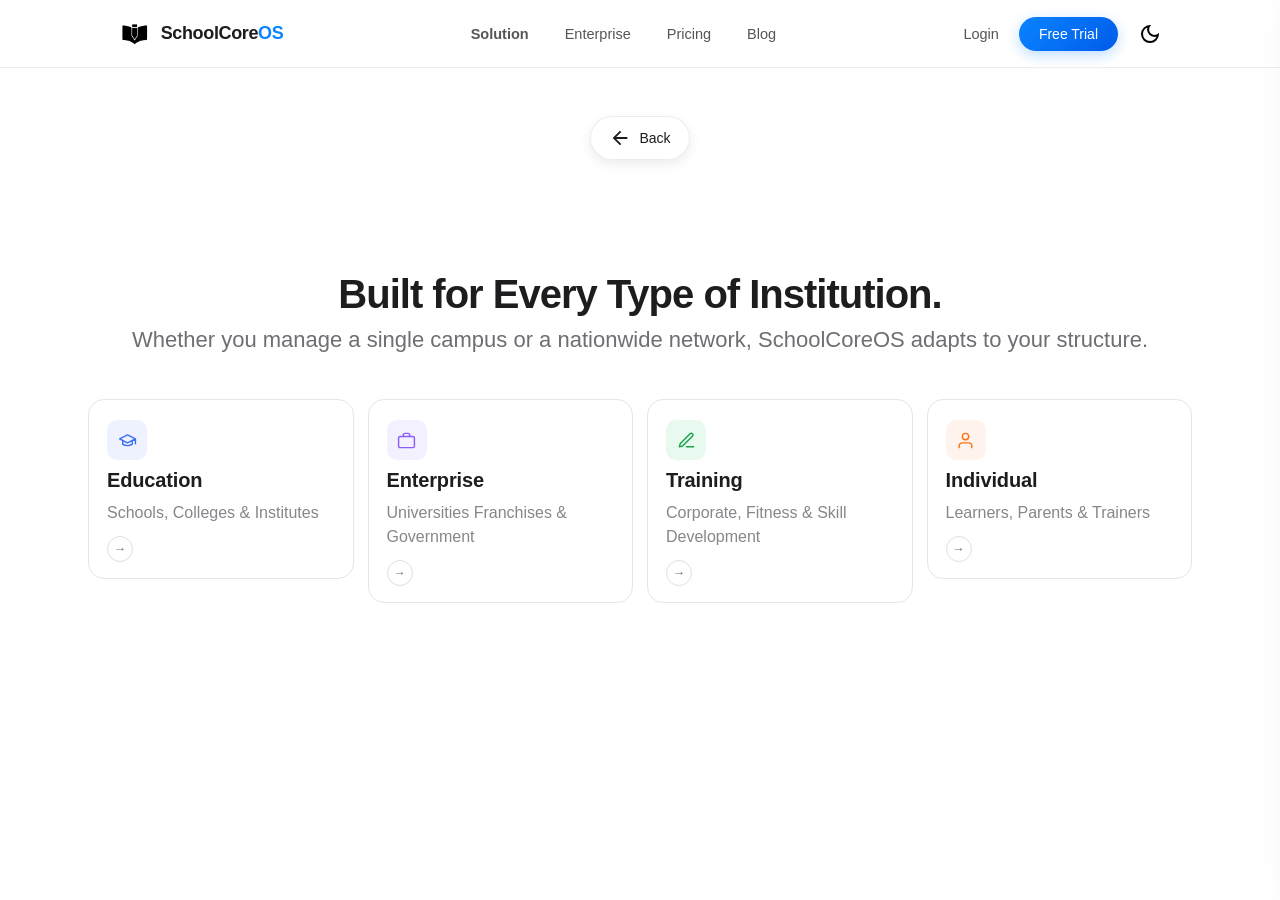
<file: pages/trainings-path.html>
<!doctype html>
<html lang="en">
  <head>
    <meta charset="UTF-8" />
    <meta name="viewport" content="width=device-width, initial-scale=1.0" />
    <title>Choose Your Path</title>
    <link rel="stylesheet" href="../styles/shared/style.css" />
    <link rel="stylesheet" href="../styles/shared/header.css" />
    <link rel="stylesheet" href="../styles/shared/choose-path.css" />
    <style>
      /* container */
      .back-button {
        padding: 24px 28px;
        display: flex;
        justify-content: center;
        justify-content: center;
        width: 100%;
        
      }
      .back-btn-group {
        max-width: 1200px;
        padding: 24px 28px;
        display: flex;
        align-items: flex-start;

      }

      /* button */
      .back-btn {
        display: inline-flex;
        align-items: center;
        gap: 8px;

        padding: 10px 18px;
        border-radius: 999px;

        background: rgba(255, 255, 255, 0.85);
        backdrop-filter: blur(12px);
        -webkit-backdrop-filter: blur(12px);

        border: 1px solid rgba(0, 0, 0, 0.08);

        font-size: 14px;
        font-weight: 500;
        color: #1d1d1f;
        text-decoration: none;

        box-shadow: 0 4px 12px rgba(0, 0, 0, 0.08);

        transition: all 0.25s ease;
      }

      /* icon */
      .back-btn svg {
        fill: #1d1d1f;
        transition: transform 0.25s ease;
      }

      /* hover */
      .back-btn:hover {
        transform: translateY(-1px);
        box-shadow: 0 8px 20px rgba(0, 0, 0, 0.12);
        background: #fff;
      }

      .back-btn:hover svg {
        transform: translateX(-3px);
      }

      /* active */
      .back-btn:active {
        transform: translateY(0);
        box-shadow: 0 3px 10px rgba(0, 0, 0, 0.08);
      }
      @media (max-width: 500px) {
        .back-button{
          padding-top: 10px;
        }
        .back-btn-group {
          padding: 0;
        }
      }
    </style>
  </head>
  <body>
    <!-- HEADER START======================================================================== -->

    <!-- NAVBAR -->
    <header class="navbar">
      <div class="nav-container">
        <a class="logo" href="../index.html">
          <img src="../assets/images/logo-black.png" alt="SchoolCoreOS Logo" />
          <span class="logo-text">
            SchoolCore<span class="logo-accent">OS</span>
          </span>
        </a>

       <nav class="nav-links">
          <a href="#"><b>Solution</b></a>
          <a href="#">Enterprise</a>
          <a href="#">Pricing</a>
          <a href="#">Blog</a>
        </nav>

        <div class="nav-right">
          <a href="#" class="login">Login</a>
          <button class="free-trial">Free Trial</button>
          <svg
            xmlns="http://www.w3.org/2000/svg"
            height="24px"
            viewBox="0 -960 960 960"
            width="24px"
            fill="#000000"
          >
            <path
              d="M480-120q-150 0-255-105T120-480q0-150 105-255t255-105q14 0 27.5 1t26.5 3q-41 29-65.5 75.5T444-660q0 90 63 153t153 63q55 0 101-24.5t75-65.5q2 13 3 26.5t1 27.5q0 150-105 255T480-120Zm0-80q88 0 158-48.5T740-375q-20 5-40 8t-40 3q-123 0-209.5-86.5T364-660q0-20 3-40t8-40q-78 32-126.5 102T200-480q0 116 82 198t198 82Zm-10-270Z"
            />
          </svg>
        </div>

        <button
          class="hamburger"
          id="hamburger"
          aria-label="Open menu"
          aria-expanded="false"
        >
          <span class="bar"></span>
          <span class="bar"></span>
          <span class="bar"></span>
        </button>
      </div>
    </header>

    <!-- OVERLAY -->
    <div class="overlay" id="overlay"></div>

    <!-- OFFCANVAS -->
    <aside class="offcanvas" id="offcanvas" aria-hidden="true">
      <div class="offcanvas-header">
        <span class="offcanvas-logo">SchoolCore<span>OS</span></span>
        <button class="close-btn" id="closeBtn" aria-label="Close menu">
          ✕
        </button>
      </div>

      <div class="offcanvas-body">
        <div class="offcanvas-section-label">Menu</div>
        <nav class="offcanvas-nav">
          <a href="#"><b>Solution </b><span class="nav-arrow">›</span></a>
          <a href="#">Enterprise <span class="nav-arrow">›</span></a>
          <a href="#">Pricing <span class="nav-arrow">›</span></a>
          <a href="#">Blog <span class="nav-arrow">›</span></a>
        </nav>

        <div class="offcanvas-divider"></div>

        <div class="offcanvas-section-label">Support</div>
        <nav class="offcanvas-nav">
          <a href="#">Help Center <span class="nav-arrow">›</span></a>
          <a href="#">Contact Us <span class="nav-arrow">›</span></a>
          <a href="#"
            >☾ Dark Mode:

            <svg
              width="40"
              height="40"
              viewBox="0 0 40 40"
              fill="none"
              xmlns="http://www.w3.org/2000/svg"
            >
              <path
                d="M22.5 12.5H32.5C34.4891 12.5 36.3968 13.2902 37.8033 14.6967C39.2098 16.1032 40 18.0109 40 20C40 21.9891 39.2098 23.8968 37.8033 25.3033C36.3968 26.7098 34.4891 27.5 32.5 27.5H22.5C23.0819 26.726 23.5718 25.8871 23.96 25H32.5C33.8261 25 35.0979 24.4732 36.0355 23.5355C36.9732 22.5979 37.5 21.3261 37.5 20C37.5 18.6739 36.9732 17.4021 36.0355 16.4645C35.0979 15.5268 33.8261 15 32.5 15H23.96C23.5683 14.105 23.0817 13.2717 22.5 12.5Z"
                fill="#07305D"
                fill-opacity="0.6"
              />
              <path
                d="M0 20C0 23.3152 1.31696 26.4946 3.66117 28.8388C6.00537 31.183 9.18479 32.5 12.5 32.5C15.8152 32.5 18.9946 31.183 21.3388 28.8388C23.683 26.4946 25 23.3152 25 20C25 16.6848 23.683 13.5054 21.3388 11.1612C18.9946 8.81696 15.8152 7.5 12.5 7.5C9.18479 7.5 6.00537 8.81696 3.66117 11.1612C1.31696 13.5054 0 16.6848 0 20Z"
                fill="#07305D"
                fill-opacity="0.6"
              />
            </svg>
          </a>
        </nav>
      </div>

      <div class="offcanvas-footer">
        <a href="#" class="oc-login">Login</a>
        <button class="oc-trial">Start Free Trial</button>
      </div>
    </aside>
    <!-- HEADER END ================================================================================================== -->
    <!-- BACK BUTTON START ================================================================================================ -->
    <section class="back-button">
    <div class="back-btn-group">
        <a href="../index.html" class="back-btn">
        <svg
          xmlns="http://www.w3.org/2000/svg"
          height="22"
          viewBox="0 -960 960 960"
          width="22"
        >
          <path
            d="m313-440 224 224-57 56-320-320 320-320 57 56-224 224h487v80H313Z"
          />
        </svg>
        Back
      </a>
    </div>
    </section>

    <!-- TRAINING PLAN START ================================================================================================ -->
    <section class="choose-path-section">
      <div class="choose-section">
        <h2 class="choose-section__heading">
          Built for Every Type of Institution.
        </h2>
        <p class="choose-section__subtext">
          Whether you manage a single campus or a nationwide network,
          SchoolCoreOS adapts to your structure.
        </p>

        <div class="cards" id="cards-grid">
          <div
            class="card"
            data-target="sub-education"
            data-color="blue"
            data-index="0"
          >
            <div class="card__icon-wrap icon--blue">
              <svg
                width="19"
                height="19"
                viewBox="0 0 24 24"
                fill="none"
                stroke="#3b6ef5"
                stroke-width="1.8"
                stroke-linecap="round"
                stroke-linejoin="round"
              >
                <path d="M22 10v6M2 10l10-5 10 5-10 5z" />
                <path d="M6 12v5c3.33 1.67 8.67 1.67 12 0v-5" />
              </svg>
            </div>
            <div class="card__title">Education</div>
            <div class="card__desc">Schools, Colleges &amp; Institutes</div>
            <div class="card__arrow">→</div>
          </div>

          <div
            class="card"
            data-target="sub-enterprise"
            data-color="purple"
            data-index="1"
          >
            <div class="card__icon-wrap icon--purple">
              <svg
                width="19"
                height="19"
                viewBox="0 0 24 24"
                fill="none"
                stroke="#8b5cf6"
                stroke-width="1.8"
                stroke-linecap="round"
                stroke-linejoin="round"
              >
                <rect x="2" y="7" width="20" height="14" rx="2" />
                <path d="M16 7V5a2 2 0 0 0-2-2h-4a2 2 0 0 0-2 2v2" />
              </svg>
            </div>
            <div class="card__title">Enterprise</div>
            <div class="card__desc">
              Universities Franchises &amp; Government
            </div>
            <div class="card__arrow">→</div>
          </div>

          <div
            class="card"
            data-target="sub-training"
            data-color="green"
            data-index="2"
          >
            <div class="card__icon-wrap icon--green">
              <svg
                width="19"
                height="19"
                viewBox="0 0 24 24"
                fill="none"
                stroke="#16a34a"
                stroke-width="1.8"
                stroke-linecap="round"
                stroke-linejoin="round"
              >
                <path d="M12 20h9" />
                <path
                  d="M16.5 3.5a2.121 2.121 0 0 1 3 3L7 19l-4 1 1-4L16.5 3.5z"
                />
              </svg>
            </div>
            <div class="card__title">Training</div>
            <div class="card__desc">
              Corporate, Fitness &amp; Skill Development
            </div>
            <div class="card__arrow">→</div>
          </div>

          <div
            class="card"
            data-target="sub-individual"
            data-color="orange"
            data-index="3"
          >
            <div class="card__icon-wrap icon--orange">
              <svg
                width="19"
                height="19"
                viewBox="0 0 24 24"
                fill="none"
                stroke="#f97316"
                stroke-width="1.8"
                stroke-linecap="round"
                stroke-linejoin="round"
              >
                <path d="M20 21v-2a4 4 0 0 0-4-4H8a4 4 0 0 0-4 4v2" />
                <circle cx="12" cy="7" r="4" />
              </svg>
            </div>
            <div class="card__title">Individual</div>
            <div class="card__desc">Learners, Parents &amp; Trainers</div>
            <div class="card__arrow">→</div>
          </div>
        </div>

        <!-- Sub Panels inside grid — full width span -->
        <div class="sub-panel" id="sub-education" data-accent="blue">
          <div class="sub-divider"></div>
          <div class="sub-cards">
            <div class="sub-card">
              <div class="sub-card__title">School</div>
              <div class="sub-card__desc">Structured K-12 Institutions.</div>
              <ul class="sub-card__points">
                <li>Parent communication</li>
                <li>Attendance automation</li>
                <li>Fee &amp; academic tracking</li>
              </ul>
              <a href="../pages/solutions/school-page.html" class="sub-card__link">Explore Solutions →</a>
            </div>
            <div class="sub-card">
              <div class="sub-card__title">College</div>
              <div class="sub-card__desc">Higher education architecture.</div>
              <ul class="sub-card__points">
                <li>Admission management</li>
                <li>Department scheduling</li>
                <li>Result &amp; grade portal</li>
              </ul>
              <a href="#" class="sub-card__link">Explore Solutions →</a>
            </div>
            <div class="sub-card">
              <div class="sub-card__title">Institutes</div>
              <div class="sub-card__desc">Multi-campus governance.</div>
              <ul class="sub-card__points">
                <li>Multi-branch control</li>
                <li>Research management</li>
                <li>Alumni &amp; placement</li>
              </ul>
              <a href="#" class="sub-card__link">Explore Solutions →</a>
            </div>
          </div>
        </div>

        <div class="sub-panel" id="sub-enterprise" data-accent="purple">
          <div class="sub-divider"></div>
          <div class="sub-cards">
            <div class="sub-card">
              <div class="sub-card__title">Franchise</div>
              <div class="sub-card__desc">
                Multi-location business networks.
              </div>
              <ul class="sub-card__points">
                <li>Centralised reporting</li>
                <li>Brand consistency tools</li>
                <li>Royalty management</li>
              </ul>
              <a href="#" class="sub-card__link">Explore Solutions →</a>
            </div>
            <div class="sub-card">
              <div class="sub-card__title">Government</div>
              <div class="sub-card__desc">Public sector institutions.</div>
              <ul class="sub-card__points">
                <li>Policy compliance</li>
                <li>Citizen portal</li>
                <li>Audit &amp; reporting</li>
              </ul>
              <a href="#" class="sub-card__link">Explore Solutions →</a>
            </div>
            <div class="sub-card">
              <div class="sub-card__title">NGO</div>
              <div class="sub-card__desc">
                Non-profit &amp; social organisations.
              </div>
              <ul class="sub-card__points">
                <li>Donor management</li>
                <li>Project tracking</li>
                <li>Impact reporting</li>
              </ul>
              <a href="#" class="sub-card__link">Explore Solutions →</a>
            </div>
          </div>
        </div>

        <div class="sub-panel" id="sub-training" data-accent="green">
          <div class="sub-divider"></div>
          <div class="sub-cards">
            <div class="sub-card">
              <div class="sub-card__title">Corporate</div>
              <div class="sub-card__desc">
                Employee training &amp; upskilling.
              </div>
              <ul class="sub-card__points">
                <li>LMS integration</li>
                <li>Progress tracking</li>
                <li>Certificate generation</li>
              </ul>
              <a href="#" class="sub-card__link">Explore Solutions →</a>
            </div>
            <div class="sub-card">
              <div class="sub-card__title">Fitness</div>
              <div class="sub-card__desc">
                Gyms, studios &amp; wellness centres.
              </div>
              <ul class="sub-card__points">
                <li>Member check-in</li>
                <li>Class scheduling</li>
                <li>Subscription billing</li>
              </ul>
              <a href="#" class="sub-card__link">Explore Solutions →</a>
            </div>
            <div class="sub-card">
              <div class="sub-card__title">Skill Dev</div>
              <div class="sub-card__desc">
                Vocational &amp; certification programs.
              </div>
              <ul class="sub-card__points">
                <li>Batch management</li>
                <li>Assessment tools</li>
                <li>Placement tracking</li>
              </ul>
              <a href="#" class="sub-card__link">Explore Solutions →</a>
            </div>
          </div>
        </div>

        <div class="sub-panel" id="sub-individual" data-accent="orange">
          <div class="sub-divider"></div>
          <div class="sub-cards">
            <div class="sub-card">
              <div class="sub-card__title">Learner</div>
              <div class="sub-card__desc">Self-paced personal growth.</div>
              <ul class="sub-card__points">
                <li>Goal setting tools</li>
                <li>Progress dashboard</li>
                <li>Course library access</li>
              </ul>
              <a href="#" class="sub-card__link">Explore Solutions →</a>
            </div>
            <div class="sub-card">
              <div class="sub-card__title">Parent</div>
              <div class="sub-card__desc">
                Track &amp; support your child's learning.
              </div>
              <ul class="sub-card__points">
                <li>Real-time updates</li>
                <li>Attendance alerts</li>
                <li>Fee payment portal</li>
              </ul>
              <a href="#" class="sub-card__link">Explore Solutions →</a>
            </div>
            <div class="sub-card">
              <div class="sub-card__title">Trainer</div>
              <div class="sub-card__desc">
                Manage students &amp; build courses.
              </div>
              <ul class="sub-card__points">
                <li>Course builder</li>
                <li>Student analytics</li>
                <li>Earnings dashboard</li>
              </ul>
              <a href="#" class="sub-card__link">Explore Solutions →</a>
            </div>
          </div>
        </div>
      </div>
    </section>
    <!-- TRAINING PLAN END ================================================================================================ -->
    <script src="../scripts/shared/header.js"></script>
    <script src="../scripts/shared/choosePath.js"></script>
  </body>
</html>
</file>
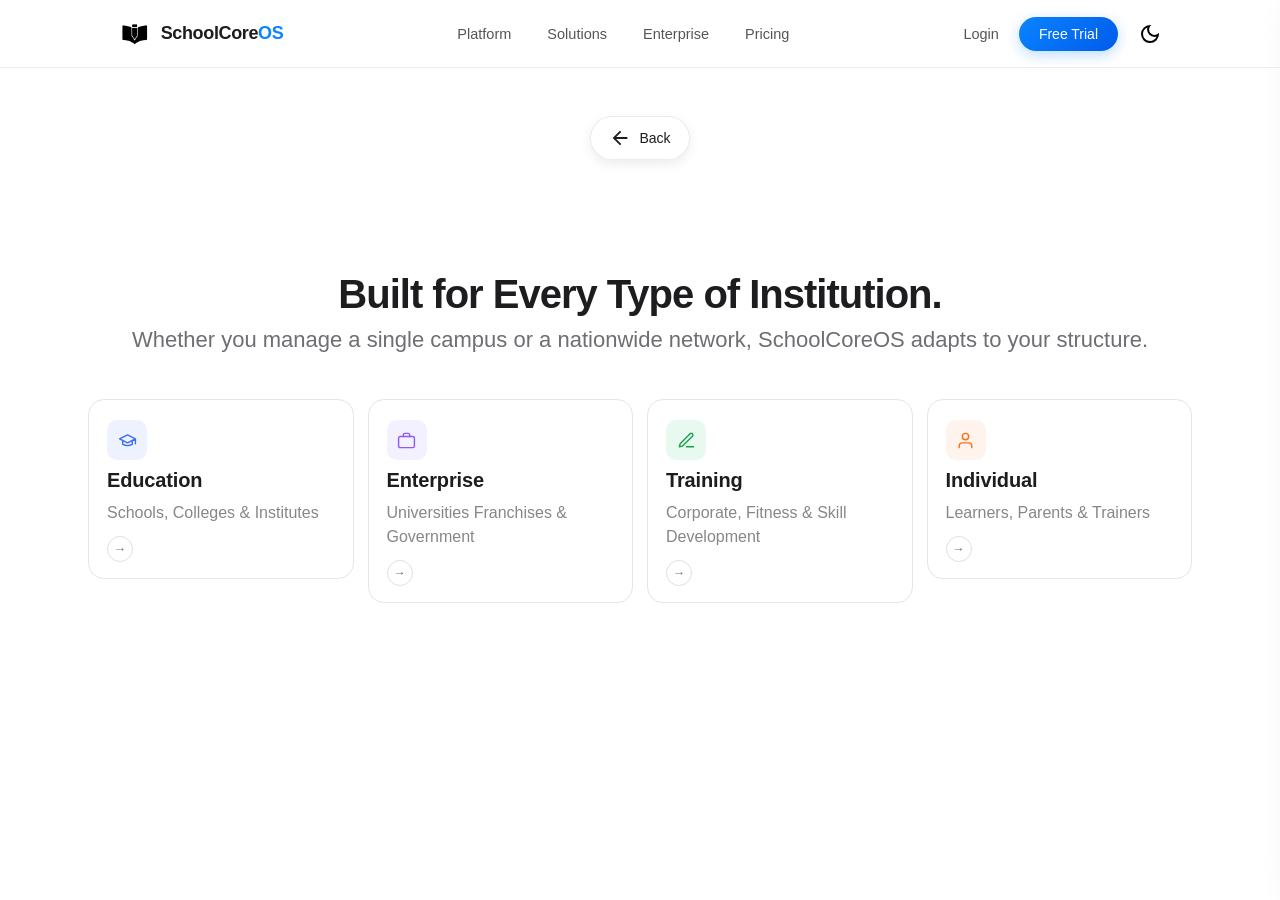
<file: assets/pages/trainings-path.html>
<!doctype html>
<html lang="en">
  <head>
    <meta charset="UTF-8" />
    <meta name="viewport" content="width=device-width, initial-scale=1.0" />
    <title>Choose Your Path</title>
    <link rel="stylesheet" href="../../styles/home-page/style.css" />
    <link rel="stylesheet" href="../../styles/home-page/choose-path.css" />
    <link rel="stylesheet" href="../../styles/home-page/header.css" />
    <style>
      /* container */
      .back-button {
        padding: 24px 28px;
        display: flex;
        justify-content: center;
        justify-content: center;
        width: 100%;
        
      }
      .back-btn-group {
        max-width: 1200px;
        padding: 24px 28px;
        display: flex;
        align-items: flex-start;

      }

      /* button */
      .back-btn {
        display: inline-flex;
        align-items: center;
        gap: 8px;

        padding: 10px 18px;
        border-radius: 999px;

        background: rgba(255, 255, 255, 0.85);
        backdrop-filter: blur(12px);
        -webkit-backdrop-filter: blur(12px);

        border: 1px solid rgba(0, 0, 0, 0.08);

        font-size: 14px;
        font-weight: 500;
        color: #1d1d1f;
        text-decoration: none;

        box-shadow: 0 4px 12px rgba(0, 0, 0, 0.08);

        transition: all 0.25s ease;
      }

      /* icon */
      .back-btn svg {
        fill: #1d1d1f;
        transition: transform 0.25s ease;
      }

      /* hover */
      .back-btn:hover {
        transform: translateY(-1px);
        box-shadow: 0 8px 20px rgba(0, 0, 0, 0.12);
        background: #fff;
      }

      .back-btn:hover svg {
        transform: translateX(-3px);
      }

      /* active */
      .back-btn:active {
        transform: translateY(0);
        box-shadow: 0 3px 10px rgba(0, 0, 0, 0.08);
      }
      @media (max-width: 500px) {
        .back-button{
          padding-top: 10px;
        }
        .back-btn-group {
          padding: 0;
        }
      }
    </style>
  </head>
  <body>
    <!-- HEADER START======================================================================== -->

    <!-- NAVBAR -->
    <header class="navbar">
      <div class="nav-container">
        <a class="logo" href="#">
          <img src="../images/logo-black.png" alt="SchoolCoreOS Logo" />
          <span class="logo-text">
            SchoolCore<span class="logo-accent">OS</span>
          </span>
        </a>

        <nav class="nav-links">
          <a href="#">Platform</a>
          <a href="#">Solutions</a>
          <a href="#">Enterprise</a>
          <a href="#">Pricing</a>
        </nav>

        <div class="nav-right">
          <a href="#" class="login">Login</a>
          <button class="free-trial">Free Trial</button>
          <svg
            xmlns="http://www.w3.org/2000/svg"
            height="24px"
            viewBox="0 -960 960 960"
            width="24px"
            fill="#000000"
          >
            <path
              d="M480-120q-150 0-255-105T120-480q0-150 105-255t255-105q14 0 27.5 1t26.5 3q-41 29-65.5 75.5T444-660q0 90 63 153t153 63q55 0 101-24.5t75-65.5q2 13 3 26.5t1 27.5q0 150-105 255T480-120Zm0-80q88 0 158-48.5T740-375q-20 5-40 8t-40 3q-123 0-209.5-86.5T364-660q0-20 3-40t8-40q-78 32-126.5 102T200-480q0 116 82 198t198 82Zm-10-270Z"
            />
          </svg>
        </div>

        <button
          class="hamburger"
          id="hamburger"
          aria-label="Open menu"
          aria-expanded="false"
        >
          <span class="bar"></span>
          <span class="bar"></span>
          <span class="bar"></span>
        </button>
      </div>
    </header>

    <!-- OVERLAY -->
    <div class="overlay" id="overlay"></div>

    <!-- OFFCANVAS -->
    <aside class="offcanvas" id="offcanvas" aria-hidden="true">
      <div class="offcanvas-header">
        <span class="offcanvas-logo">SchoolCore<span>OS</span></span>
        <button class="close-btn" id="closeBtn" aria-label="Close menu">
          ✕
        </button>
      </div>

      <div class="offcanvas-body">
        <div class="offcanvas-section-label">Menu</div>
        <nav class="offcanvas-nav">
          <a href="#">Platform <span class="nav-arrow">›</span></a>
          <a href="#">Solutions <span class="nav-arrow">›</span></a>
          <a href="#">Enterprise <span class="nav-arrow">›</span></a>
          <a href="#">Pricing <span class="nav-arrow">›</span></a>
        </nav>

        <div class="offcanvas-divider"></div>

        <div class="offcanvas-section-label">Support</div>
        <nav class="offcanvas-nav">
          <a href="#">Help Center <span class="nav-arrow">›</span></a>
          <a href="#">Contact Us <span class="nav-arrow">›</span></a>
          <a href="#"
            >☾ Dark Mode:

            <svg
              width="40"
              height="40"
              viewBox="0 0 40 40"
              fill="none"
              xmlns="http://www.w3.org/2000/svg"
            >
              <path
                d="M22.5 12.5H32.5C34.4891 12.5 36.3968 13.2902 37.8033 14.6967C39.2098 16.1032 40 18.0109 40 20C40 21.9891 39.2098 23.8968 37.8033 25.3033C36.3968 26.7098 34.4891 27.5 32.5 27.5H22.5C23.0819 26.726 23.5718 25.8871 23.96 25H32.5C33.8261 25 35.0979 24.4732 36.0355 23.5355C36.9732 22.5979 37.5 21.3261 37.5 20C37.5 18.6739 36.9732 17.4021 36.0355 16.4645C35.0979 15.5268 33.8261 15 32.5 15H23.96C23.5683 14.105 23.0817 13.2717 22.5 12.5Z"
                fill="#07305D"
                fill-opacity="0.6"
              />
              <path
                d="M0 20C0 23.3152 1.31696 26.4946 3.66117 28.8388C6.00537 31.183 9.18479 32.5 12.5 32.5C15.8152 32.5 18.9946 31.183 21.3388 28.8388C23.683 26.4946 25 23.3152 25 20C25 16.6848 23.683 13.5054 21.3388 11.1612C18.9946 8.81696 15.8152 7.5 12.5 7.5C9.18479 7.5 6.00537 8.81696 3.66117 11.1612C1.31696 13.5054 0 16.6848 0 20Z"
                fill="#07305D"
                fill-opacity="0.6"
              />
            </svg>
          </a>
        </nav>
      </div>

      <div class="offcanvas-footer">
        <a href="#" class="oc-login">Login</a>
        <button class="oc-trial">Start Free Trial</button>
      </div>
    </aside>
    <!-- HEADER END ================================================================================================== -->
    <!-- BACK BUTTON START ================================================================================================ -->
    <section class="back-button">
    <div class="back-btn-group">
        <a href="../../index.html" class="back-btn">
        <svg
          xmlns="http://www.w3.org/2000/svg"
          height="22"
          viewBox="0 -960 960 960"
          width="22"
        >
          <path
            d="m313-440 224 224-57 56-320-320 320-320 57 56-224 224h487v80H313Z"
          />
        </svg>
        Back
      </a>
    </div>
    </section>

    <!-- TRAINING PLAN START ================================================================================================ -->
    <section class="choose-path-section">
      <div class="choose-section">
        <h2 class="choose-section__heading">
          Built for Every Type of Institution.
        </h2>
        <p class="choose-section__subtext">
          Whether you manage a single campus or a nationwide network,
          SchoolCoreOS adapts to your structure.
        </p>

        <div class="cards" id="cards-grid">
          <div
            class="card"
            data-target="sub-education"
            data-color="blue"
            data-index="0"
          >
            <div class="card__icon-wrap icon--blue">
              <svg
                width="19"
                height="19"
                viewBox="0 0 24 24"
                fill="none"
                stroke="#3b6ef5"
                stroke-width="1.8"
                stroke-linecap="round"
                stroke-linejoin="round"
              >
                <path d="M22 10v6M2 10l10-5 10 5-10 5z" />
                <path d="M6 12v5c3.33 1.67 8.67 1.67 12 0v-5" />
              </svg>
            </div>
            <div class="card__title">Education</div>
            <div class="card__desc">Schools, Colleges &amp; Institutes</div>
            <div class="card__arrow">→</div>
          </div>

          <div
            class="card"
            data-target="sub-enterprise"
            data-color="purple"
            data-index="1"
          >
            <div class="card__icon-wrap icon--purple">
              <svg
                width="19"
                height="19"
                viewBox="0 0 24 24"
                fill="none"
                stroke="#8b5cf6"
                stroke-width="1.8"
                stroke-linecap="round"
                stroke-linejoin="round"
              >
                <rect x="2" y="7" width="20" height="14" rx="2" />
                <path d="M16 7V5a2 2 0 0 0-2-2h-4a2 2 0 0 0-2 2v2" />
              </svg>
            </div>
            <div class="card__title">Enterprise</div>
            <div class="card__desc">
              Universities Franchises &amp; Government
            </div>
            <div class="card__arrow">→</div>
          </div>

          <div
            class="card"
            data-target="sub-training"
            data-color="green"
            data-index="2"
          >
            <div class="card__icon-wrap icon--green">
              <svg
                width="19"
                height="19"
                viewBox="0 0 24 24"
                fill="none"
                stroke="#16a34a"
                stroke-width="1.8"
                stroke-linecap="round"
                stroke-linejoin="round"
              >
                <path d="M12 20h9" />
                <path
                  d="M16.5 3.5a2.121 2.121 0 0 1 3 3L7 19l-4 1 1-4L16.5 3.5z"
                />
              </svg>
            </div>
            <div class="card__title">Training</div>
            <div class="card__desc">
              Corporate, Fitness &amp; Skill Development
            </div>
            <div class="card__arrow">→</div>
          </div>

          <div
            class="card"
            data-target="sub-individual"
            data-color="orange"
            data-index="3"
          >
            <div class="card__icon-wrap icon--orange">
              <svg
                width="19"
                height="19"
                viewBox="0 0 24 24"
                fill="none"
                stroke="#f97316"
                stroke-width="1.8"
                stroke-linecap="round"
                stroke-linejoin="round"
              >
                <path d="M20 21v-2a4 4 0 0 0-4-4H8a4 4 0 0 0-4 4v2" />
                <circle cx="12" cy="7" r="4" />
              </svg>
            </div>
            <div class="card__title">Individual</div>
            <div class="card__desc">Learners, Parents &amp; Trainers</div>
            <div class="card__arrow">→</div>
          </div>
        </div>

        <!-- Sub Panels inside grid — full width span -->
        <div class="sub-panel" id="sub-education" data-accent="blue">
          <div class="sub-divider"></div>
          <div class="sub-cards">
            <div class="sub-card">
              <div class="sub-card__title">School</div>
              <div class="sub-card__desc">Structured K-12 Institutions.</div>
              <ul class="sub-card__points">
                <li>Parent communication</li>
                <li>Attendance automation</li>
                <li>Fee &amp; academic tracking</li>
              </ul>
              <a href="../pages/school-page.html" class="sub-card__link">Explore Solutions →</a>
            </div>
            <div class="sub-card">
              <div class="sub-card__title">College</div>
              <div class="sub-card__desc">Higher education architecture.</div>
              <ul class="sub-card__points">
                <li>Admission management</li>
                <li>Department scheduling</li>
                <li>Result &amp; grade portal</li>
              </ul>
              <a href="#" class="sub-card__link">Explore Solutions →</a>
            </div>
            <div class="sub-card">
              <div class="sub-card__title">Institutes</div>
              <div class="sub-card__desc">Multi-campus governance.</div>
              <ul class="sub-card__points">
                <li>Multi-branch control</li>
                <li>Research management</li>
                <li>Alumni &amp; placement</li>
              </ul>
              <a href="#" class="sub-card__link">Explore Solutions →</a>
            </div>
          </div>
        </div>

        <div class="sub-panel" id="sub-enterprise" data-accent="purple">
          <div class="sub-divider"></div>
          <div class="sub-cards">
            <div class="sub-card">
              <div class="sub-card__title">Franchise</div>
              <div class="sub-card__desc">
                Multi-location business networks.
              </div>
              <ul class="sub-card__points">
                <li>Centralised reporting</li>
                <li>Brand consistency tools</li>
                <li>Royalty management</li>
              </ul>
              <a href="#" class="sub-card__link">Explore Solutions →</a>
            </div>
            <div class="sub-card">
              <div class="sub-card__title">Government</div>
              <div class="sub-card__desc">Public sector institutions.</div>
              <ul class="sub-card__points">
                <li>Policy compliance</li>
                <li>Citizen portal</li>
                <li>Audit &amp; reporting</li>
              </ul>
              <a href="#" class="sub-card__link">Explore Solutions →</a>
            </div>
            <div class="sub-card">
              <div class="sub-card__title">NGO</div>
              <div class="sub-card__desc">
                Non-profit &amp; social organisations.
              </div>
              <ul class="sub-card__points">
                <li>Donor management</li>
                <li>Project tracking</li>
                <li>Impact reporting</li>
              </ul>
              <a href="#" class="sub-card__link">Explore Solutions →</a>
            </div>
          </div>
        </div>

        <div class="sub-panel" id="sub-training" data-accent="green">
          <div class="sub-divider"></div>
          <div class="sub-cards">
            <div class="sub-card">
              <div class="sub-card__title">Corporate</div>
              <div class="sub-card__desc">
                Employee training &amp; upskilling.
              </div>
              <ul class="sub-card__points">
                <li>LMS integration</li>
                <li>Progress tracking</li>
                <li>Certificate generation</li>
              </ul>
              <a href="#" class="sub-card__link">Explore Solutions →</a>
            </div>
            <div class="sub-card">
              <div class="sub-card__title">Fitness</div>
              <div class="sub-card__desc">
                Gyms, studios &amp; wellness centres.
              </div>
              <ul class="sub-card__points">
                <li>Member check-in</li>
                <li>Class scheduling</li>
                <li>Subscription billing</li>
              </ul>
              <a href="#" class="sub-card__link">Explore Solutions →</a>
            </div>
            <div class="sub-card">
              <div class="sub-card__title">Skill Dev</div>
              <div class="sub-card__desc">
                Vocational &amp; certification programs.
              </div>
              <ul class="sub-card__points">
                <li>Batch management</li>
                <li>Assessment tools</li>
                <li>Placement tracking</li>
              </ul>
              <a href="#" class="sub-card__link">Explore Solutions →</a>
            </div>
          </div>
        </div>

        <div class="sub-panel" id="sub-individual" data-accent="orange">
          <div class="sub-divider"></div>
          <div class="sub-cards">
            <div class="sub-card">
              <div class="sub-card__title">Learner</div>
              <div class="sub-card__desc">Self-paced personal growth.</div>
              <ul class="sub-card__points">
                <li>Goal setting tools</li>
                <li>Progress dashboard</li>
                <li>Course library access</li>
              </ul>
              <a href="#" class="sub-card__link">Explore Solutions →</a>
            </div>
            <div class="sub-card">
              <div class="sub-card__title">Parent</div>
              <div class="sub-card__desc">
                Track &amp; support your child's learning.
              </div>
              <ul class="sub-card__points">
                <li>Real-time updates</li>
                <li>Attendance alerts</li>
                <li>Fee payment portal</li>
              </ul>
              <a href="#" class="sub-card__link">Explore Solutions →</a>
            </div>
            <div class="sub-card">
              <div class="sub-card__title">Trainer</div>
              <div class="sub-card__desc">
                Manage students &amp; build courses.
              </div>
              <ul class="sub-card__points">
                <li>Course builder</li>
                <li>Student analytics</li>
                <li>Earnings dashboard</li>
              </ul>
              <a href="#" class="sub-card__link">Explore Solutions →</a>
            </div>
          </div>
        </div>
      </div>
    </section>
    <!-- TRAINING PLAN END ================================================================================================ -->
    <script src="../../scripts/home-page/header.js"></script>
    <script src="../../scripts/home-page/choosePath.js"></script>
  </body>
</html>
</file>
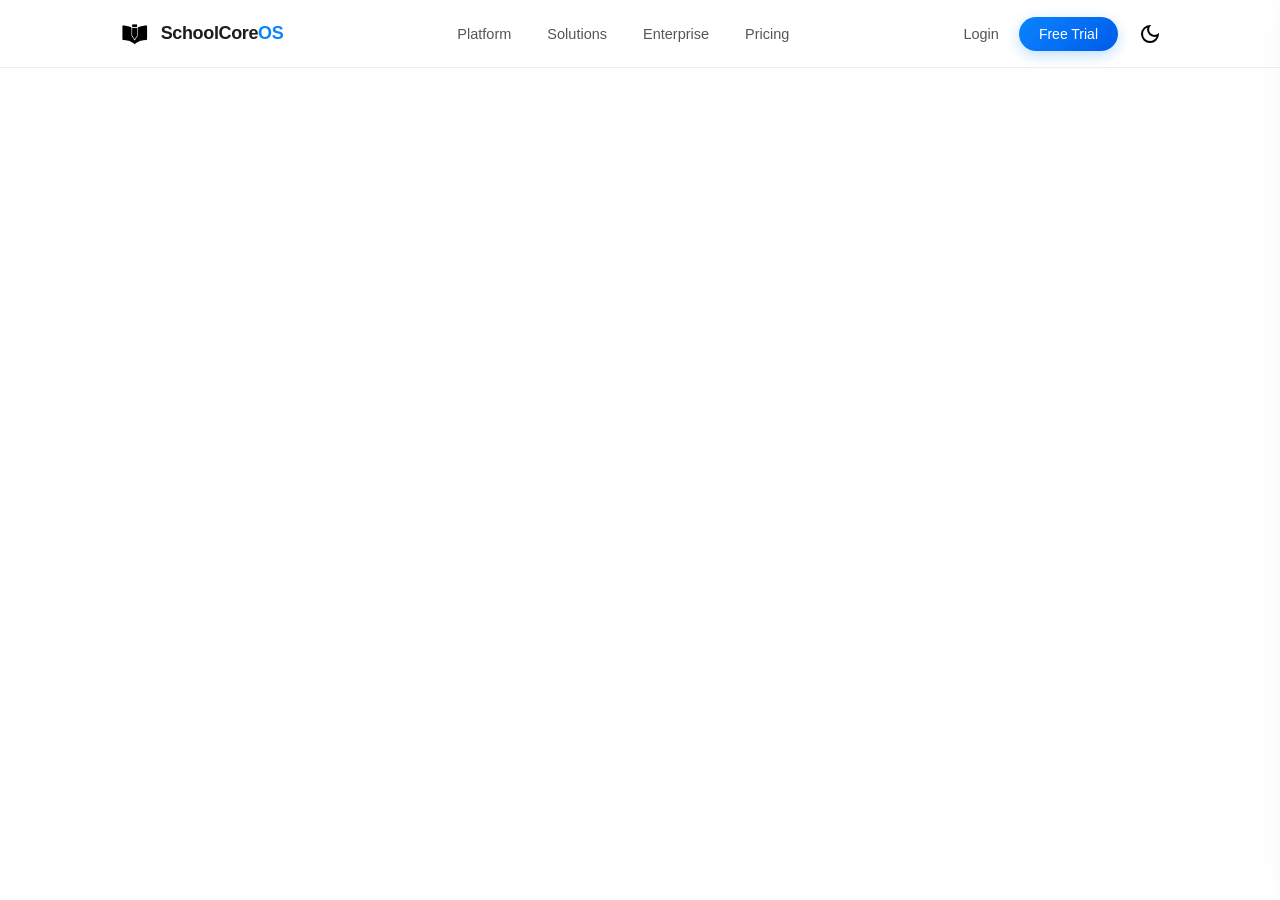
<file: pages/solutions/text.html>
<!DOCTYPE html>
<html lang="en">
<head>
    <meta charset="UTF-8">
    <meta name="viewport" content="width=device-width, initial-scale=1.0">
    <title>Document</title>
    <link rel="stylesheet" href="../../styles/shared/style.css">
    <link rel="stylesheet" href="../../styles/shared/header.css">
</head>
<body>
    <!-- HEADER START======================================================================== -->

    <!-- NAVBAR -->
    <header class="navbar">
      <div class="nav-container">
        <a class="logo" href="../../index.html">
          <img src="../../assets/images/logo-black.png" alt="SchoolCoreOS Logo" />
          <span class="logo-text">
            SchoolCore<span class="logo-accent">OS</span>
          </span>
        </a>

        <nav class="nav-links">
          <a href="#">Platform</a>
          <a href="#">Solutions</a>
          <a href="#">Enterprise</a>
          <a href="#">Pricing</a>
        </nav>

        <div class="nav-right">
          <a href="#" class="login">Login</a>
          <button class="free-trial">Free Trial</button>
          <svg
            xmlns="http://www.w3.org/2000/svg"
            height="24px"
            viewBox="0 -960 960 960"
            width="24px"
            fill="#000000"
          >
            <path
              d="M480-120q-150 0-255-105T120-480q0-150 105-255t255-105q14 0 27.5 1t26.5 3q-41 29-65.5 75.5T444-660q0 90 63 153t153 63q55 0 101-24.5t75-65.5q2 13 3 26.5t1 27.5q0 150-105 255T480-120Zm0-80q88 0 158-48.5T740-375q-20 5-40 8t-40 3q-123 0-209.5-86.5T364-660q0-20 3-40t8-40q-78 32-126.5 102T200-480q0 116 82 198t198 82Zm-10-270Z"
            />
          </svg>
        </div>

        <button
          class="hamburger"
          id="hamburger"
          aria-label="Open menu"
          aria-expanded="false"
        >
          <span class="bar"></span>
          <span class="bar"></span>
          <span class="bar"></span>
        </button>
      </div>
    </header>

    <!-- OVERLAY -->
    <div class="overlay" id="overlay"></div>

    <!-- OFFCANVAS -->
    <aside class="offcanvas" id="offcanvas" aria-hidden="true">
      <div class="offcanvas-header">
        <span class="offcanvas-logo">SchoolCore<span>OS</span></span>
        <button class="close-btn" id="closeBtn" aria-label="Close menu">
          ✕
        </button>
      </div>

      <div class="offcanvas-body">
        <div class="offcanvas-section-label">Menu</div>
        <nav class="offcanvas-nav">
          <a href="#">Platform <span class="nav-arrow">›</span></a>
          <a href="#">Solutions <span class="nav-arrow">›</span></a>
          <a href="#">Enterprise <span class="nav-arrow">›</span></a>
          <a href="#">Pricing <span class="nav-arrow">›</span></a>
        </nav>

        <div class="offcanvas-divider"></div>

        <div class="offcanvas-section-label">Support</div>
        <nav class="offcanvas-nav">
          <a href="#">Help Center <span class="nav-arrow">›</span></a>
          <a href="#">Contact Us <span class="nav-arrow">›</span></a>
          <a href="#"
            >☾ Dark Mode:

            <svg
              width="40"
              height="40"
              viewBox="0 0 40 40"
              fill="none"
              xmlns="http://www.w3.org/2000/svg"
            >
              <path
                d="M22.5 12.5H32.5C34.4891 12.5 36.3968 13.2902 37.8033 14.6967C39.2098 16.1032 40 18.0109 40 20C40 21.9891 39.2098 23.8968 37.8033 25.3033C36.3968 26.7098 34.4891 27.5 32.5 27.5H22.5C23.0819 26.726 23.5718 25.8871 23.96 25H32.5C33.8261 25 35.0979 24.4732 36.0355 23.5355C36.9732 22.5979 37.5 21.3261 37.5 20C37.5 18.6739 36.9732 17.4021 36.0355 16.4645C35.0979 15.5268 33.8261 15 32.5 15H23.96C23.5683 14.105 23.0817 13.2717 22.5 12.5Z"
                fill="#07305D"
                fill-opacity="0.6"
              />
              <path
                d="M0 20C0 23.3152 1.31696 26.4946 3.66117 28.8388C6.00537 31.183 9.18479 32.5 12.5 32.5C15.8152 32.5 18.9946 31.183 21.3388 28.8388C23.683 26.4946 25 23.3152 25 20C25 16.6848 23.683 13.5054 21.3388 11.1612C18.9946 8.81696 15.8152 7.5 12.5 7.5C9.18479 7.5 6.00537 8.81696 3.66117 11.1612C1.31696 13.5054 0 16.6848 0 20Z"
                fill="#07305D"
                fill-opacity="0.6"
              />
            </svg>
          </a>
        </nav>
      </div>

      <div class="offcanvas-footer">
        <a href="#" class="oc-login">Login</a>
        <button class="oc-trial">Start Free Trial</button>
      </div>
    </aside>
    <!-- HEADER END ================================================================================================== -->
     <script src="../../scripts/shared/header.js"></script>
</body>
</html>
</file>
<file: styles/shared/style.css>
/*  MAIN STYLE FILE */
*,
*::before,
*::after {
  box-sizing: border-box;
  margin: 0;
  padding: 0;
}

body {
  margin: 0;
  font-family:
    -apple-system, BlinkMacSystemFont, "Helvetica Neue", Helvetica, Arial,
    sans-serif;
  background: #ffffff;
  color: #1d1d1f;
  -webkit-font-smoothing: antialiased;
}
html { scroll-behavior: smooth; }
</file>
<file: styles/shared/header.css>
/* HEADER START ----------------------------------------- */

/* NAVBAR */
/* ── NAVBAR ── */
.navbar {
  position: sticky;
  top: 0;
  background: rgba(255, 255, 255, 0.88);
  backdrop-filter: saturate(180%) blur(20px);
  -webkit-backdrop-filter: saturate(180%) blur(20px);
  height: 68px;
  display: flex;
  align-items: center;
  border-bottom: 1px solid rgba(0, 0, 0, 0.07);
  z-index: 900;
}

.nav-container {
  max-width: 1100px;
  margin: 0 auto;
  width: 100%;
  padding: 0 28px;
  display: flex;
  align-items: center;
  justify-content: space-between;
}

.logo {
  display: flex;
  align-items: center;
  gap: 10px;
  text-decoration: none;
  color: #1d1d1f;
}

.logo img {
  height: 28px;
  width: auto;
  object-fit: contain;
}

.logo-text {
  font-size: 18px;
  font-weight: 600;
  letter-spacing: -0.02em;
}

.logo-accent {
  color: #0a84ff;
}

.nav-links {
  display: flex;
  gap: 36px;
}
.nav-links a {
  text-decoration: none;
  font-size: 14.5px;
  font-weight: 500;
  color: #1d1d1f;
  opacity: 0.75;
  transition: opacity 0.2s;
}
.nav-links a:hover {
  opacity: 1;
}

.nav-right {
  display: flex;
  align-items: center;
  gap: 20px;
}
.login {
  font-size: 14.5px;
  font-weight: 500;
  text-decoration: none;
  color: #1d1d1f;
  opacity: 0.75;
  transition: opacity 0.2s;
}
.login:hover {
  opacity: 1;
}

.free-trial {
  background: linear-gradient(135deg, #0a84ff, #005bea);
  color: #fff;
  border: none;
  padding: 9px 20px;
  border-radius: 999px;
  font-size: 14px;
  font-weight: 500;
  cursor: pointer;
  font-family: inherit;
  box-shadow: 0 4px 14px rgba(10, 132, 255, 0.28);
  transition:
    transform 0.2s,
    box-shadow 0.2s;
}
.free-trial:hover {
  transform: translateY(-1px);
  box-shadow: 0 8px 22px rgba(10, 132, 255, 0.38);
}

/* ── HAMBURGER ── */
.hamburger {
  display: none;
  flex-direction: column;
  justify-content: center;
  gap: 5.5px;
  width: 38px;
  height: 38px;
  background: none;
  border: none;
  cursor: pointer;
  padding: 6px;
  border-radius: 9px;
  transition: background 0.2s;
  z-index: 1100;
}
.hamburger:hover {
  background: rgba(0, 0, 0, 0.05);
}

.bar {
  display: block;
  width: 22px;
  height: 2px;
  background: #1d1d1f;
  border-radius: 2px;
  transition:
    transform 0.32s cubic-bezier(0.4, 0, 0.2, 1),
    opacity 0.25s ease;
  transform-origin: center;
}
.hamburger.open .bar:nth-child(1) {
  transform: translateY(7.5px) rotate(45deg);
}
.hamburger.open .bar:nth-child(2) {
  opacity: 0;
  transform: scaleX(0.1);
}
.hamburger.open .bar:nth-child(3) {
  transform: translateY(-7.5px) rotate(-45deg);
}

/* ── OVERLAY ── */
.overlay {
  display: none;
  position: fixed;
  inset: 0;
  background: rgba(0, 0, 0, 0);
  z-index: 950;
  transition: background 0.35s ease;
}
.overlay.visible {
  background: rgba(0, 0, 0, 0.38);
}

/* ── OFFCANVAS PANEL ── */
.offcanvas {
  position: fixed;
  top: 0;
  right: 0;
  bottom: 0;
  width: 300px;
  background: #fff;
  z-index: 1000;
  transform: translateX(110%);
  transition: transform 0.38s cubic-bezier(0.4, 0, 0.2, 1);
  display: flex;
  flex-direction: column;
  box-shadow: -8px 0 40px rgba(0, 0, 0, 0.12);
}
.offcanvas.open {
  transform: translateX(0);
}

/* Panel header */
.offcanvas-header {
  height: 68px;
  display: flex;
  align-items: center;
  justify-content: space-between;
  padding: 0 24px;
  border-bottom: 1px solid rgba(0, 0, 0, 0.07);
  flex-shrink: 0;
}
.offcanvas-logo {
  font-size: 17px;
  font-weight: 600;
  letter-spacing: -0.02em;
  color: #1d1d1f;
}
.offcanvas-logo span {
  color: #0a84ff;
}

.close-btn {
  width: 32px;
  height: 32px;
  background: rgba(0, 0, 0, 0.06);
  border: none;
  border-radius: 50%;
  cursor: pointer;
  display: flex;
  align-items: center;
  justify-content: center;
  font-size: 18px;
  color: #1d1d1f;
  transition: background 0.2s;
  line-height: 1;
}
.close-btn:hover {
  background: rgba(0, 0, 0, 0.12);
}

/* Panel body */
.offcanvas-body {
  flex: 1;
  overflow-y: auto;
  padding: 12px 0;
}

.offcanvas-section-label {
  font-size: 11px;
  font-weight: 600;
  letter-spacing: 0.08em;
  text-transform: uppercase;
  color: #aeaeb2;
  padding: 16px 24px 8px;
}

.offcanvas-nav a {
  display: flex;
  align-items: center;
  justify-content: space-between;
  text-decoration: none;
  font-size: 16px;
  font-weight: 500;
  color: #1d1d1f;
  padding: 13px 24px;
  border-radius: 0;
  transition:
    background 0.15s,
    color 0.15s;
}
.offcanvas-nav a:hover {
  background: rgba(10, 132, 255, 0.06);
  color: #0a84ff;
}
.offcanvas-nav a .nav-arrow {
  font-size: 18px;
  opacity: 0.25;
  transition:
    opacity 0.15s,
    transform 0.15s;
}
.offcanvas-nav a:hover .nav-arrow {
  opacity: 0.7;
  transform: translateX(3px);
}

.offcanvas-divider {
  height: 1px;
  background: rgba(0, 0, 0, 0.07);
  margin: 8px 24px;
}

/* Panel footer */
.offcanvas-footer {
  padding: 20px 24px;
  border-top: 1px solid rgba(0, 0, 0, 0.07);
  display: flex;
  flex-direction: column;
  gap: 10px;
  flex-shrink: 0;
}

.oc-login {
  display: block;
  text-align: center;
  text-decoration: none;
  font-size: 15px;
  font-weight: 500;
  color: #1d1d1f;
  padding: 13px;
  border: 1.5px solid rgba(0, 0, 0, 0.13);
  border-radius: 14px;
  transition:
    border-color 0.2s,
    background 0.2s;
}
.oc-login:hover {
  border-color: #0a84ff;
  background: rgba(10, 132, 255, 0.04);
}

.oc-trial {
  background: linear-gradient(135deg, #0a84ff, #005bea);
  color: #fff;
  border: none;
  padding: 14px;
  border-radius: 14px;
  font-size: 15px;
  font-weight: 600;
  cursor: pointer;
  font-family: inherit;
  box-shadow: 0 4px 16px rgba(10, 132, 255, 0.32);
  transition:
    transform 0.2s,
    box-shadow 0.2s;
}
.oc-trial:hover {
  transform: translateY(-1px);
  box-shadow: 0 8px 24px rgba(10, 132, 255, 0.42);
}

/* ── RESPONSIVE ── */
@media (max-width: 768px) {
    .logo img {
    height: 24px;
  }

  .logo-text {
    font-size: 16px;
  }
  .nav-links {
    display: none;
  }
  .nav-right {
    display: none;
  }
  .hamburger {
    display: flex;
  }
  .overlay {
    display: block;
    pointer-events: none;
  }
  .overlay.visible {
    pointer-events: auto;
  }
}

/* HEADER END ----------------------------------------------- */
</file>
<file: styles/shared/choose-path.css>
.choose-path-section {
  display: flex;
  align-items: center;
  justify-content: center;
  flex-direction: column;
}
.choose-section {
  padding: 64px 48px 68px;
  width: 100%;
  max-width: 1200px;
  border-radius: 22px;
}

.choose-section__heading {
  font-size: 2.5rem;
  font-weight: 700;
  color: #1d1d1f;
  text-align: center;
  margin-bottom: 10px;
  letter-spacing: -1px;
}

.choose-section__subtext {
  text-align: center;
  font-size: 22px;
  color: #6e6e73;
  margin-bottom: 46px;
}

/* ── Main Cards ── */
.cards {
  display: grid;
  grid-template-columns: repeat(4, 1fr);
  gap: 14px;
  align-items: start;
}

.card {
  border: 1.5px solid #e5e5ea;
  border-radius: 16px;
  padding: 20px 18px 16px;
  display: flex;
  flex-direction: column;
  gap: 9px;
  cursor: pointer;
  transition:
    border-color 0.3s ease,
    box-shadow 0.3s ease,
    transform 0.22s ease;
  background: #fff;
  opacity: 0;
  animation: fadeUp 0.5s cubic-bezier(0.4, 0, 0.2, 1) forwards;
}

.card:nth-child(1) {
  animation-delay: 0.05s;
}
.card:nth-child(2) {
  animation-delay: 0.12s;
}
.card:nth-child(3) {
  animation-delay: 0.19s;
}
.card:nth-child(4) {
  animation-delay: 0.26s;
}

@keyframes fadeUp {
  from {
    opacity: 0;
    transform: translateY(14px);
  }
  to {
    opacity: 1;
    transform: translateY(0);
  }
}

.card:hover {
  box-shadow: 0 6px 22px rgba(0, 0, 0, 0.08);
  border-color: #d1d1d6;
  transform: translateY(-2px);
}

/* Active — each card gets its own accent color on border + shadow */
.card[data-color="blue"].active {
  border-color: #3b6ef5;
  box-shadow:
    0 8px 30px rgba(59, 110, 245, 0.22),
    0 0 0 3px rgba(59, 110, 245, 0.1);
  transform: translateY(-2px);
}
.card[data-color="purple"].active {
  border-color: #8b5cf6;
  box-shadow:
    0 8px 30px rgba(139, 92, 246, 0.22),
    0 0 0 3px rgba(139, 92, 246, 0.1);
  transform: translateY(-2px);
}
.card[data-color="green"].active {
  border-color: #16a34a;
  box-shadow:
    0 8px 30px rgba(22, 163, 74, 0.22),
    0 0 0 3px rgba(22, 163, 74, 0.1);
  transform: translateY(-2px);
}
.card[data-color="orange"].active {
  border-color: #f97316;
  box-shadow:
    0 8px 30px rgba(249, 115, 22, 0.22),
    0 0 0 3px rgba(249, 115, 22, 0.1);
  transform: translateY(-2px);
}

/* Icon wrap */
.card__icon-wrap {
  width: 40px;
  height: 40px;
  border-radius: 10px;
  display: flex;
  align-items: center;
  justify-content: center;
  flex-shrink: 0;
  transition: transform 0.25s ease;
}
.card.active .card__icon-wrap {
  transform: scale(1.1);
}

.icon--blue {
  background: #eef2ff;
}
.icon--purple {
  background: #f3f0ff;
}
.icon--green {
  background: #e8faf0;
}
.icon--orange {
  background: #fff4ed;
}

.card__title {
  font-size: 20px;
  font-weight: 600;
  color: #1d1d1f;
  letter-spacing: -0.15px;
}

.card__desc {
  font-size: 16px;
  color: #86868b;
  line-height: 1.5;
  flex: 1;
}

/* Arrow */
.card__arrow {
  margin-top: 2px;
  width: 26px;
  height: 26px;
  border: 1.5px solid #e0e0e5;
  border-radius: 50%;
  display: flex;
  align-items: center;
  justify-content: center;
  color: #6e6e73;
  font-size: 0.78rem;
  transition: all 0.22s ease;
}

.card:hover .card__arrow {
  background: #1d1d1f;
  border-color: #1d1d1f;
  color: #fff;
}

/* Arrow also takes accent color when active */
.card[data-color="blue"].active .card__arrow {
  background: #3b6ef5;
  border-color: #3b6ef5;
  color: #fff;
}
.card[data-color="purple"].active .card__arrow {
  background: #8b5cf6;
  border-color: #8b5cf6;
  color: #fff;
}
.card[data-color="green"].active .card__arrow {
  background: #16a34a;
  border-color: #16a34a;
  color: #fff;
}
.card[data-color="orange"].active .card__arrow {
  background: #f97316;
  border-color: #f97316;
  color: #fff;
}

/* ── Sub Panel — truly hidden by default ── */
.sub-panel {
  display: none;
  grid-column: 1 / -1;
}
.sub-panel.visible {
  display: block;
  animation: panelReveal 0.38s cubic-bezier(0.4, 0, 0.2, 1) forwards;
}
@keyframes panelReveal {
  from {
    opacity: 0;
    transform: translateY(-8px);
  }
  to {
    opacity: 1;
    transform: translateY(0);
  }
}

.sub-divider {
  height: 1px;
  background: #f0f0f5;
  margin-top: 22px;
}

.sub-cards {
  display: grid;
  grid-template-columns: repeat(3, 1fr);
  gap: 14px;
  padding-top: 20px;
}

.sub-card {
  padding: 20px 18px 18px;
  border: 1.5px solid #e8e8ed;
  border-radius: 16px;
  cursor: pointer;
  background: #fafafa;
  transition: all 0.3s cubic-bezier(0.4, 0, 0.2, 1);
  opacity: 0;
  position: relative;
  overflow: hidden;
}

.sub-panel.visible .sub-card {
  animation: fadeUp 0.4s cubic-bezier(0.4, 0, 0.2, 1) forwards;
}
.sub-panel.visible .sub-card:nth-child(1) {
  animation-delay: 0.07s;
}
.sub-panel.visible .sub-card:nth-child(2) {
  animation-delay: 0.14s;
}
.sub-panel.visible .sub-card:nth-child(3) {
  animation-delay: 0.21s;
}

/* Gradient glow — hidden by default, shown on hover */
.sub-card::before {
  content: "";
  position: absolute;
  inset: -2px;
  border-radius: 17px;
  padding: 2px;
  opacity: 0;
  transition: opacity 0.3s ease;
  z-index: 0;
  pointer-events: none;
}

/* Accent-specific gradient glows */
.sub-panel[data-accent="blue"] .sub-card:hover {
  border-color: transparent;
  box-shadow:
    0 0 0 2px rgba(59, 110, 245, 0.3),
    0 12px 36px rgba(59, 110, 245, 0.2);
  background: #fff;
  transform: translateY(-3px);
}
.sub-panel[data-accent="purple"] .sub-card:hover {
  border-color: transparent;
  box-shadow:
    0 0 0 2px rgba(139, 92, 246, 0.3),
    0 12px 36px rgba(139, 92, 246, 0.2);
  background: #fff;
  transform: translateY(-3px);
}
.sub-panel[data-accent="green"] .sub-card:hover {
  border-color: transparent;
  box-shadow:
    0 0 0 2px rgba(22, 163, 74, 0.3),
    0 12px 36px rgba(22, 163, 74, 0.2);
  background: #fff;
  transform: translateY(-3px);
}
.sub-panel[data-accent="orange"] .sub-card:hover {
  border-color: transparent;
  box-shadow:
    0 0 0 2px rgba(249, 115, 22, 0.3),
    0 12px 36px rgba(249, 115, 22, 0.2);
  background: #fff;
  transform: translateY(-3px);
}

.sub-card__title {
  font-size: 20px;
  font-weight: 600;
  color: #1d1d1f;
  margin-bottom: 5px;
  letter-spacing: -0.2px;
  position: relative;
  z-index: 1;
}

.sub-card__desc {
  font-size:16px;
  color: #86868b;
  margin-bottom: 10px;
  line-height: 1.45;
  position: relative;
  z-index: 1;
}

/* Bullet points — hidden by default, shown on hover */
.sub-card__points {
  list-style: none;
  margin-bottom: 14px;
  display: flex;
  flex-direction: column;
  gap: 5px;
  max-height: 0;
  overflow: hidden;
  opacity: 0;
  transition:
    max-height 0.32s cubic-bezier(0.4, 0, 0.2, 1),
    opacity 0.28s ease,
    margin-bottom 0.28s ease;
  position: relative;
  z-index: 1;
}

.sub-card:hover .sub-card__points {
  max-height: 120px;
  opacity: 1;
  margin-bottom: 14px;
}

.sub-card__points li {
  display: flex;
  align-items: center;
  gap: 7px;
  font-size:16px;
  color: #3a3a3c;
  line-height: 1.4;
}

.sub-card__points li::before {
  content: "";
  width: 14px;
  height: 14px;
  border-radius: 50%;
  flex-shrink: 0;
  background-image: url("data:image/svg+xml,%3Csvg xmlns='http://www.w3.org/2000/svg' viewBox='0 0 24 24' fill='none' stroke='%2334c759' stroke-width='2.5' stroke-linecap='round' stroke-linejoin='round'%3E%3Cpolyline points='20 6 9 17 4 12'/%3E%3C/svg%3E");
  background-size: contain;
  background-repeat: no-repeat;
}

.sub-card__link {
  font-size: 0.75rem;
  font-weight: 500;
  display: inline-flex;
  align-items: center;
  gap: 4px;
  text-decoration: none;
  transition: gap 0.2s ease;
  position: relative;
  z-index: 1;
}
.sub-card:hover .sub-card__link {
  gap: 7px;
}

.sub-panel[data-accent="blue"] .sub-card__link {
  color: #3b6ef5;
}
.sub-panel[data-accent="purple"] .sub-card__link {
  color: #8b5cf6;
}
.sub-panel[data-accent="green"] .sub-card__link {
  color: #16a34a;
}
.sub-panel[data-accent="orange"] .sub-card__link {
  color: #f97316;
}

@media (max-width: 680px) {
  .choose-section {
    padding: 40px 22px 48px;
    border-radius: 0;
  }
  .cards {
    grid-template-columns: repeat(2, 1fr);
  }
  .choose-section__heading {
    font-size: 24px;
    letter-spacing: 0.006px;
  }
  .choose-section__subtext{
    font-size: 16px;
    letter-spacing: 0.004px;
  }
  .card__title{
    font-size: 16px;
  }
  .card__desc{
    font-size: 14px;
  }
  .sub-cards {
    grid-template-columns: 1fr;
  }
  .sub-card__title{
    font-size: 16px;
  }
  .sub-card__desc{
    font-size: 14px;
  }
  .sub-card__points li{
    font-size: 14px;
  }
}
@media (max-width: 400px) {
  .cards {
    grid-template-columns: 1fr;
  }
  .sub-cards {
    grid-template-columns: 1fr;
  }
}
</file>
<file: styles/home-page/style.css>
/*  MAIN STYLE FILE */
*,
*::before,
*::after {
  box-sizing: border-box;
  margin: 0;
  padding: 0;
}

body {
  margin: 0;
  font-family:
    -apple-system, BlinkMacSystemFont, "Helvetica Neue", Helvetica, Arial,
    sans-serif;
  background: #ffffff;
  color: #1d1d1f;
  -webkit-font-smoothing: antialiased;
}
html { scroll-behavior: smooth; }
</file>
<file: styles/home-page/choose-path.css>
.choose-path-section {
  display: flex;
  align-items: center;
  justify-content: center;
  flex-direction: column;
}
.choose-section {
  padding: 64px 48px 68px;
  width: 100%;
  max-width: 1200px;
  border-radius: 22px;
}

.choose-section__heading {
  font-size: 2.5rem;
  font-weight: 700;
  color: #1d1d1f;
  text-align: center;
  margin-bottom: 10px;
  letter-spacing: -1px;
}

.choose-section__subtext {
  text-align: center;
  font-size: 22px;
  color: #6e6e73;
  margin-bottom: 46px;
}

/* ── Main Cards ── */
.cards {
  display: grid;
  grid-template-columns: repeat(4, 1fr);
  gap: 14px;
  align-items: start;
}

.card {
  border: 1.5px solid #e5e5ea;
  border-radius: 16px;
  padding: 20px 18px 16px;
  display: flex;
  flex-direction: column;
  gap: 9px;
  cursor: pointer;
  transition:
    border-color 0.3s ease,
    box-shadow 0.3s ease,
    transform 0.22s ease;
  background: #fff;
  opacity: 0;
  animation: fadeUp 0.5s cubic-bezier(0.4, 0, 0.2, 1) forwards;
}

.card:nth-child(1) {
  animation-delay: 0.05s;
}
.card:nth-child(2) {
  animation-delay: 0.12s;
}
.card:nth-child(3) {
  animation-delay: 0.19s;
}
.card:nth-child(4) {
  animation-delay: 0.26s;
}

@keyframes fadeUp {
  from {
    opacity: 0;
    transform: translateY(14px);
  }
  to {
    opacity: 1;
    transform: translateY(0);
  }
}

.card:hover {
  box-shadow: 0 6px 22px rgba(0, 0, 0, 0.08);
  border-color: #d1d1d6;
  transform: translateY(-2px);
}

/* Active — each card gets its own accent color on border + shadow */
.card[data-color="blue"].active {
  border-color: #3b6ef5;
  box-shadow:
    0 8px 30px rgba(59, 110, 245, 0.22),
    0 0 0 3px rgba(59, 110, 245, 0.1);
  transform: translateY(-2px);
}
.card[data-color="purple"].active {
  border-color: #8b5cf6;
  box-shadow:
    0 8px 30px rgba(139, 92, 246, 0.22),
    0 0 0 3px rgba(139, 92, 246, 0.1);
  transform: translateY(-2px);
}
.card[data-color="green"].active {
  border-color: #16a34a;
  box-shadow:
    0 8px 30px rgba(22, 163, 74, 0.22),
    0 0 0 3px rgba(22, 163, 74, 0.1);
  transform: translateY(-2px);
}
.card[data-color="orange"].active {
  border-color: #f97316;
  box-shadow:
    0 8px 30px rgba(249, 115, 22, 0.22),
    0 0 0 3px rgba(249, 115, 22, 0.1);
  transform: translateY(-2px);
}

/* Icon wrap */
.card__icon-wrap {
  width: 40px;
  height: 40px;
  border-radius: 10px;
  display: flex;
  align-items: center;
  justify-content: center;
  flex-shrink: 0;
  transition: transform 0.25s ease;
}
.card.active .card__icon-wrap {
  transform: scale(1.1);
}

.icon--blue {
  background: #eef2ff;
}
.icon--purple {
  background: #f3f0ff;
}
.icon--green {
  background: #e8faf0;
}
.icon--orange {
  background: #fff4ed;
}

.card__title {
  font-size: 20px;
  font-weight: 600;
  color: #1d1d1f;
  letter-spacing: -0.15px;
}

.card__desc {
  font-size: 16px;
  color: #86868b;
  line-height: 1.5;
  flex: 1;
}

/* Arrow */
.card__arrow {
  margin-top: 2px;
  width: 26px;
  height: 26px;
  border: 1.5px solid #e0e0e5;
  border-radius: 50%;
  display: flex;
  align-items: center;
  justify-content: center;
  color: #6e6e73;
  font-size: 0.78rem;
  transition: all 0.22s ease;
}

.card:hover .card__arrow {
  background: #1d1d1f;
  border-color: #1d1d1f;
  color: #fff;
}

/* Arrow also takes accent color when active */
.card[data-color="blue"].active .card__arrow {
  background: #3b6ef5;
  border-color: #3b6ef5;
  color: #fff;
}
.card[data-color="purple"].active .card__arrow {
  background: #8b5cf6;
  border-color: #8b5cf6;
  color: #fff;
}
.card[data-color="green"].active .card__arrow {
  background: #16a34a;
  border-color: #16a34a;
  color: #fff;
}
.card[data-color="orange"].active .card__arrow {
  background: #f97316;
  border-color: #f97316;
  color: #fff;
}

/* ── Sub Panel — truly hidden by default ── */
.sub-panel {
  display: none;
  grid-column: 1 / -1;
}
.sub-panel.visible {
  display: block;
  animation: panelReveal 0.38s cubic-bezier(0.4, 0, 0.2, 1) forwards;
}
@keyframes panelReveal {
  from {
    opacity: 0;
    transform: translateY(-8px);
  }
  to {
    opacity: 1;
    transform: translateY(0);
  }
}

.sub-divider {
  height: 1px;
  background: #f0f0f5;
  margin-top: 22px;
}

.sub-cards {
  display: grid;
  grid-template-columns: repeat(3, 1fr);
  gap: 14px;
  padding-top: 20px;
}

.sub-card {
  padding: 20px 18px 18px;
  border: 1.5px solid #e8e8ed;
  border-radius: 16px;
  cursor: pointer;
  background: #fafafa;
  transition: all 0.3s cubic-bezier(0.4, 0, 0.2, 1);
  opacity: 0;
  position: relative;
  overflow: hidden;
}

.sub-panel.visible .sub-card {
  animation: fadeUp 0.4s cubic-bezier(0.4, 0, 0.2, 1) forwards;
}
.sub-panel.visible .sub-card:nth-child(1) {
  animation-delay: 0.07s;
}
.sub-panel.visible .sub-card:nth-child(2) {
  animation-delay: 0.14s;
}
.sub-panel.visible .sub-card:nth-child(3) {
  animation-delay: 0.21s;
}

/* Gradient glow — hidden by default, shown on hover */
.sub-card::before {
  content: "";
  position: absolute;
  inset: -2px;
  border-radius: 17px;
  padding: 2px;
  opacity: 0;
  transition: opacity 0.3s ease;
  z-index: 0;
  pointer-events: none;
}

/* Accent-specific gradient glows */
.sub-panel[data-accent="blue"] .sub-card:hover {
  border-color: transparent;
  box-shadow:
    0 0 0 2px rgba(59, 110, 245, 0.3),
    0 12px 36px rgba(59, 110, 245, 0.2);
  background: #fff;
  transform: translateY(-3px);
}
.sub-panel[data-accent="purple"] .sub-card:hover {
  border-color: transparent;
  box-shadow:
    0 0 0 2px rgba(139, 92, 246, 0.3),
    0 12px 36px rgba(139, 92, 246, 0.2);
  background: #fff;
  transform: translateY(-3px);
}
.sub-panel[data-accent="green"] .sub-card:hover {
  border-color: transparent;
  box-shadow:
    0 0 0 2px rgba(22, 163, 74, 0.3),
    0 12px 36px rgba(22, 163, 74, 0.2);
  background: #fff;
  transform: translateY(-3px);
}
.sub-panel[data-accent="orange"] .sub-card:hover {
  border-color: transparent;
  box-shadow:
    0 0 0 2px rgba(249, 115, 22, 0.3),
    0 12px 36px rgba(249, 115, 22, 0.2);
  background: #fff;
  transform: translateY(-3px);
}

.sub-card__title {
  font-size: 0.92rem;
  font-weight: 600;
  color: #1d1d1f;
  margin-bottom: 5px;
  letter-spacing: -0.2px;
  position: relative;
  z-index: 1;
}

.sub-card__desc {
  font-size: 0.75rem;
  color: #86868b;
  margin-bottom: 10px;
  line-height: 1.45;
  position: relative;
  z-index: 1;
}

/* Bullet points — hidden by default, shown on hover */
.sub-card__points {
  list-style: none;
  margin-bottom: 14px;
  display: flex;
  flex-direction: column;
  gap: 5px;
  max-height: 0;
  overflow: hidden;
  opacity: 0;
  transition:
    max-height 0.32s cubic-bezier(0.4, 0, 0.2, 1),
    opacity 0.28s ease,
    margin-bottom 0.28s ease;
  position: relative;
  z-index: 1;
}

.sub-card:hover .sub-card__points {
  max-height: 120px;
  opacity: 1;
  margin-bottom: 14px;
}

.sub-card__points li {
  display: flex;
  align-items: center;
  gap: 7px;
  font-size: 0.73rem;
  color: #3a3a3c;
  line-height: 1.4;
}

.sub-card__points li::before {
  content: "";
  width: 14px;
  height: 14px;
  border-radius: 50%;
  flex-shrink: 0;
  background-image: url("data:image/svg+xml,%3Csvg xmlns='http://www.w3.org/2000/svg' viewBox='0 0 24 24' fill='none' stroke='%2334c759' stroke-width='2.5' stroke-linecap='round' stroke-linejoin='round'%3E%3Cpolyline points='20 6 9 17 4 12'/%3E%3C/svg%3E");
  background-size: contain;
  background-repeat: no-repeat;
}

.sub-card__link {
  font-size: 0.75rem;
  font-weight: 500;
  display: inline-flex;
  align-items: center;
  gap: 4px;
  text-decoration: none;
  transition: gap 0.2s ease;
  position: relative;
  z-index: 1;
}
.sub-card:hover .sub-card__link {
  gap: 7px;
}

.sub-panel[data-accent="blue"] .sub-card__link {
  color: #3b6ef5;
}
.sub-panel[data-accent="purple"] .sub-card__link {
  color: #8b5cf6;
}
.sub-panel[data-accent="green"] .sub-card__link {
  color: #16a34a;
}
.sub-panel[data-accent="orange"] .sub-card__link {
  color: #f97316;
}

@media (max-width: 680px) {
  .choose-section {
    padding: 40px 22px 48px;
    border-radius: 0;
  }
  .cards {
    grid-template-columns: repeat(2, 1fr);
  }
  .choose-section__heading {
    font-size: 24px;
    letter-spacing: 0.006px;
  }
  .choose-section__subtext{
    font-size: 16px;
    letter-spacing: 0.004px;
  }
  .card__title{
    font-size: 16px;
  }
  .card__desc{
    font-size: 14px;
  }
  .sub-cards {
    grid-template-columns: 1fr;
  }
  .sub-card__title{
    font-size: 16px;
  }
  .sub-card__desc{
    font-size: 14px;
  }
  .sub-card__points li{
    font-size: 14px;
  }
}
@media (max-width: 400px) {
  .cards {
    grid-template-columns: 1fr;
  }
  .sub-cards {
    grid-template-columns: 1fr;
  }
}
</file>
<file: styles/home-page/header.css>
/* HEADER START ----------------------------------------- */

/* NAVBAR */
/* ── NAVBAR ── */
.navbar {
  position: sticky;
  top: 0;
  background: rgba(255, 255, 255, 0.88);
  backdrop-filter: saturate(180%) blur(20px);
  -webkit-backdrop-filter: saturate(180%) blur(20px);
  height: 68px;
  display: flex;
  align-items: center;
  border-bottom: 1px solid rgba(0, 0, 0, 0.07);
  z-index: 900;
}

.nav-container {
  max-width: 1100px;
  margin: 0 auto;
  width: 100%;
  padding: 0 28px;
  display: flex;
  align-items: center;
  justify-content: space-between;
}

.logo {
  display: flex;
  align-items: center;
  gap: 10px;
  text-decoration: none;
  color: #1d1d1f;
}

.logo img {
  height: 28px;
  width: auto;
  object-fit: contain;
}

.logo-text {
  font-size: 18px;
  font-weight: 600;
  letter-spacing: -0.02em;
}

.logo-accent {
  color: #0a84ff;
}

.nav-links {
  display: flex;
  gap: 36px;
}
.nav-links a {
  text-decoration: none;
  font-size: 14.5px;
  font-weight: 500;
  color: #1d1d1f;
  opacity: 0.75;
  transition: opacity 0.2s;
}
.nav-links a:hover {
  opacity: 1;
}

.nav-right {
  display: flex;
  align-items: center;
  gap: 20px;
}
.login {
  font-size: 14.5px;
  font-weight: 500;
  text-decoration: none;
  color: #1d1d1f;
  opacity: 0.75;
  transition: opacity 0.2s;
}
.login:hover {
  opacity: 1;
}

.free-trial {
  background: linear-gradient(135deg, #0a84ff, #005bea);
  color: #fff;
  border: none;
  padding: 9px 20px;
  border-radius: 999px;
  font-size: 14px;
  font-weight: 500;
  cursor: pointer;
  font-family: inherit;
  box-shadow: 0 4px 14px rgba(10, 132, 255, 0.28);
  transition:
    transform 0.2s,
    box-shadow 0.2s;
}
.free-trial:hover {
  transform: translateY(-1px);
  box-shadow: 0 8px 22px rgba(10, 132, 255, 0.38);
}

/* ── HAMBURGER ── */
.hamburger {
  display: none;
  flex-direction: column;
  justify-content: center;
  gap: 5.5px;
  width: 38px;
  height: 38px;
  background: none;
  border: none;
  cursor: pointer;
  padding: 6px;
  border-radius: 9px;
  transition: background 0.2s;
  z-index: 1100;
}
.hamburger:hover {
  background: rgba(0, 0, 0, 0.05);
}

.bar {
  display: block;
  width: 22px;
  height: 2px;
  background: #1d1d1f;
  border-radius: 2px;
  transition:
    transform 0.32s cubic-bezier(0.4, 0, 0.2, 1),
    opacity 0.25s ease;
  transform-origin: center;
}
.hamburger.open .bar:nth-child(1) {
  transform: translateY(7.5px) rotate(45deg);
}
.hamburger.open .bar:nth-child(2) {
  opacity: 0;
  transform: scaleX(0.1);
}
.hamburger.open .bar:nth-child(3) {
  transform: translateY(-7.5px) rotate(-45deg);
}

/* ── OVERLAY ── */
.overlay {
  display: none;
  position: fixed;
  inset: 0;
  background: rgba(0, 0, 0, 0);
  z-index: 950;
  transition: background 0.35s ease;
}
.overlay.visible {
  background: rgba(0, 0, 0, 0.38);
}

/* ── OFFCANVAS PANEL ── */
.offcanvas {
  position: fixed;
  top: 0;
  right: 0;
  bottom: 0;
  width: 300px;
  background: #fff;
  z-index: 1000;
  transform: translateX(110%);
  transition: transform 0.38s cubic-bezier(0.4, 0, 0.2, 1);
  display: flex;
  flex-direction: column;
  box-shadow: -8px 0 40px rgba(0, 0, 0, 0.12);
}
.offcanvas.open {
  transform: translateX(0);
}

/* Panel header */
.offcanvas-header {
  height: 68px;
  display: flex;
  align-items: center;
  justify-content: space-between;
  padding: 0 24px;
  border-bottom: 1px solid rgba(0, 0, 0, 0.07);
  flex-shrink: 0;
}
.offcanvas-logo {
  font-size: 17px;
  font-weight: 600;
  letter-spacing: -0.02em;
  color: #1d1d1f;
}
.offcanvas-logo span {
  color: #0a84ff;
}

.close-btn {
  width: 32px;
  height: 32px;
  background: rgba(0, 0, 0, 0.06);
  border: none;
  border-radius: 50%;
  cursor: pointer;
  display: flex;
  align-items: center;
  justify-content: center;
  font-size: 18px;
  color: #1d1d1f;
  transition: background 0.2s;
  line-height: 1;
}
.close-btn:hover {
  background: rgba(0, 0, 0, 0.12);
}

/* Panel body */
.offcanvas-body {
  flex: 1;
  overflow-y: auto;
  padding: 12px 0;
}

.offcanvas-section-label {
  font-size: 11px;
  font-weight: 600;
  letter-spacing: 0.08em;
  text-transform: uppercase;
  color: #aeaeb2;
  padding: 16px 24px 8px;
}

.offcanvas-nav a {
  display: flex;
  align-items: center;
  justify-content: space-between;
  text-decoration: none;
  font-size: 16px;
  font-weight: 500;
  color: #1d1d1f;
  padding: 13px 24px;
  border-radius: 0;
  transition:
    background 0.15s,
    color 0.15s;
}
.offcanvas-nav a:hover {
  background: rgba(10, 132, 255, 0.06);
  color: #0a84ff;
}
.offcanvas-nav a .nav-arrow {
  font-size: 18px;
  opacity: 0.25;
  transition:
    opacity 0.15s,
    transform 0.15s;
}
.offcanvas-nav a:hover .nav-arrow {
  opacity: 0.7;
  transform: translateX(3px);
}

.offcanvas-divider {
  height: 1px;
  background: rgba(0, 0, 0, 0.07);
  margin: 8px 24px;
}

/* Panel footer */
.offcanvas-footer {
  padding: 20px 24px;
  border-top: 1px solid rgba(0, 0, 0, 0.07);
  display: flex;
  flex-direction: column;
  gap: 10px;
  flex-shrink: 0;
}

.oc-login {
  display: block;
  text-align: center;
  text-decoration: none;
  font-size: 15px;
  font-weight: 500;
  color: #1d1d1f;
  padding: 13px;
  border: 1.5px solid rgba(0, 0, 0, 0.13);
  border-radius: 14px;
  transition:
    border-color 0.2s,
    background 0.2s;
}
.oc-login:hover {
  border-color: #0a84ff;
  background: rgba(10, 132, 255, 0.04);
}

.oc-trial {
  background: linear-gradient(135deg, #0a84ff, #005bea);
  color: #fff;
  border: none;
  padding: 14px;
  border-radius: 14px;
  font-size: 15px;
  font-weight: 600;
  cursor: pointer;
  font-family: inherit;
  box-shadow: 0 4px 16px rgba(10, 132, 255, 0.32);
  transition:
    transform 0.2s,
    box-shadow 0.2s;
}
.oc-trial:hover {
  transform: translateY(-1px);
  box-shadow: 0 8px 24px rgba(10, 132, 255, 0.42);
}

/* ── RESPONSIVE ── */
@media (max-width: 768px) {
    .logo img {
    height: 24px;
  }

  .logo-text {
    font-size: 16px;
  }
  .nav-links {
    display: none;
  }
  .nav-right {
    display: none;
  }
  .hamburger {
    display: flex;
  }
  .overlay {
    display: block;
    pointer-events: none;
  }
  .overlay.visible {
    pointer-events: auto;
  }
}

/* HEADER END ----------------------------------------------- */
</file>
